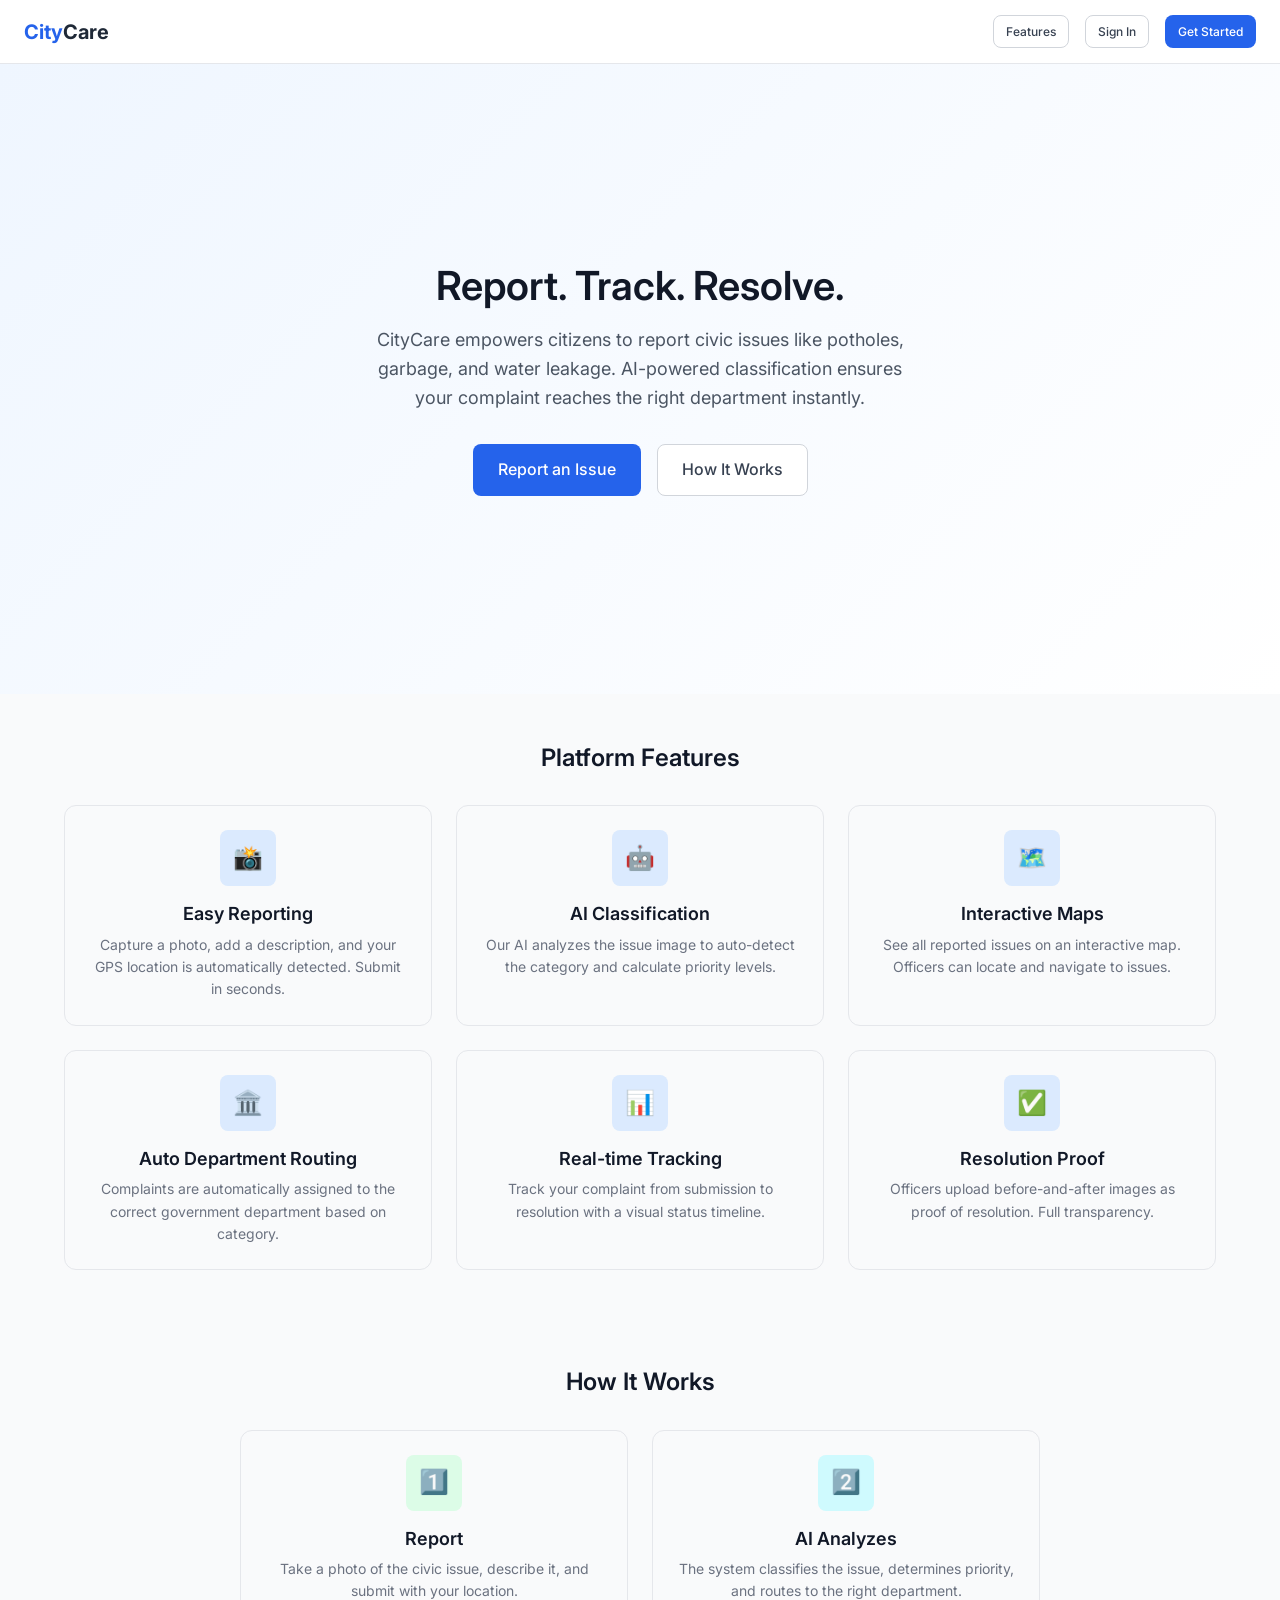
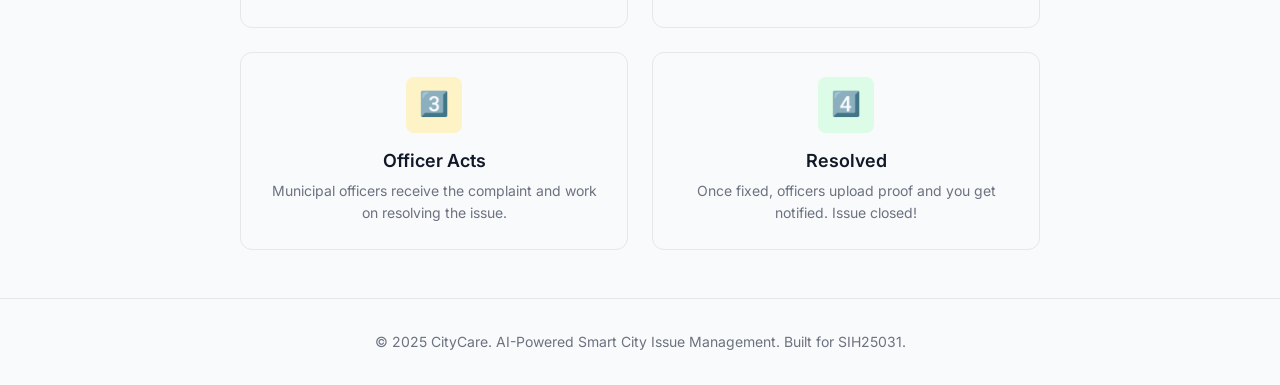
<file: frontend/index.html>
<!DOCTYPE html>
<html lang="en">
<head>
  <meta charset="UTF-8">
  <meta name="viewport" content="width=device-width, initial-scale=1.0">
  <meta name="description" content="CityCare - AI-Powered Smart City Issue Management. Report civic issues, track resolutions, and make your city better.">
  <title>CityCare – AI-Powered Smart City Issue Management</title>
  <link rel="preconnect" href="https://fonts.googleapis.com">
  <link href="https://fonts.googleapis.com/css2?family=Inter:wght@400;500;600;700&display=swap" rel="stylesheet">
  <link rel="stylesheet" href="css/style.css">
  <link rel="stylesheet" href="css/responsive.css">
</head>
<body>
  <!-- Landing Header -->
  <header class="landing-header">
    <div class="logo-text">City<span>Care</span></div>
    <nav class="landing-nav">
      <a href="#features" class="btn btn-outline btn-sm">Features</a>
      <a href="login.html" class="btn btn-outline btn-sm">Sign In</a>
      <a href="register.html" class="btn btn-primary btn-sm">Get Started</a>
    </nav>
  </header>

  <!-- Hero Section -->
  <section class="hero-section">
    <h1>Report. Track. Resolve.</h1>
    <p>
      CityCare empowers citizens to report civic issues like potholes, garbage, and water leakage. 
      AI-powered classification ensures your complaint reaches the right department instantly.
    </p>
    <div class="hero-actions">
      <a href="register.html" class="btn btn-primary btn-lg">Report an Issue</a>
      <a href="#how-it-works" class="btn btn-outline btn-lg">How It Works</a>
    </div>
  </section>

  <!-- Features Section -->
  <section class="features-section" id="features">
    <h2>Platform Features</h2>
    <div class="features-grid">
      <div class="feature-card">
        <div class="feature-icon">📸</div>
        <h3>Easy Reporting</h3>
        <p>Capture a photo, add a description, and your GPS location is automatically detected. Submit in seconds.</p>
      </div>
      <div class="feature-card">
        <div class="feature-icon">🤖</div>
        <h3>AI Classification</h3>
        <p>Our AI analyzes the issue image to auto-detect the category and calculate priority levels.</p>
      </div>
      <div class="feature-card">
        <div class="feature-icon">🗺️</div>
        <h3>Interactive Maps</h3>
        <p>See all reported issues on an interactive map. Officers can locate and navigate to issues.</p>
      </div>
      <div class="feature-card">
        <div class="feature-icon">🏛️</div>
        <h3>Auto Department Routing</h3>
        <p>Complaints are automatically assigned to the correct government department based on category.</p>
      </div>
      <div class="feature-card">
        <div class="feature-icon">📊</div>
        <h3>Real-time Tracking</h3>
        <p>Track your complaint from submission to resolution with a visual status timeline.</p>
      </div>
      <div class="feature-card">
        <div class="feature-icon">✅</div>
        <h3>Resolution Proof</h3>
        <p>Officers upload before-and-after images as proof of resolution. Full transparency.</p>
      </div>
    </div>
  </section>

  <!-- How It Works Section -->
  <section class="features-section" id="how-it-works" style="background: var(--gray-50);">
    <h2>How It Works</h2>
    <div class="features-grid" style="max-width: 800px; margin: 0 auto;">
      <div class="feature-card">
        <div class="feature-icon" style="background: var(--success-light); color: var(--success);">1️⃣</div>
        <h3>Report</h3>
        <p>Take a photo of the civic issue, describe it, and submit with your location.</p>
      </div>
      <div class="feature-card">
        <div class="feature-icon" style="background: var(--info-light); color: var(--info);">2️⃣</div>
        <h3>AI Analyzes</h3>
        <p>The system classifies the issue, determines priority, and routes to the right department.</p>
      </div>
      <div class="feature-card">
        <div class="feature-icon" style="background: var(--warning-light); color: var(--warning);">3️⃣</div>
        <h3>Officer Acts</h3>
        <p>Municipal officers receive the complaint and work on resolving the issue.</p>
      </div>
      <div class="feature-card">
        <div class="feature-icon" style="background: var(--success-light); color: var(--success);">4️⃣</div>
        <h3>Resolved</h3>
        <p>Once fixed, officers upload proof and you get notified. Issue closed!</p>
      </div>
    </div>
  </section>

  <!-- Footer -->
  <footer class="landing-footer">
    <p>&copy; 2025 CityCare. AI-Powered Smart City Issue Management. Built for SIH25031.</p>
  </footer>

  <script src="js/app.js"></script>
  <script>
    // If already logged in, redirect to dashboard
    document.addEventListener('DOMContentLoaded', () => {
      if (App.isLoggedIn()) {
        const user = App.getUser();
        if (user) {
          switch (user.role) {
            case 'ADMIN': window.location.href = 'admin-dashboard.html'; break;
            case 'OFFICER': window.location.href = 'officer-dashboard.html'; break;
            default: window.location.href = 'citizen-dashboard.html'; break;
          }
        }
      }
    });
  </script>
</body>
</html>
</file>
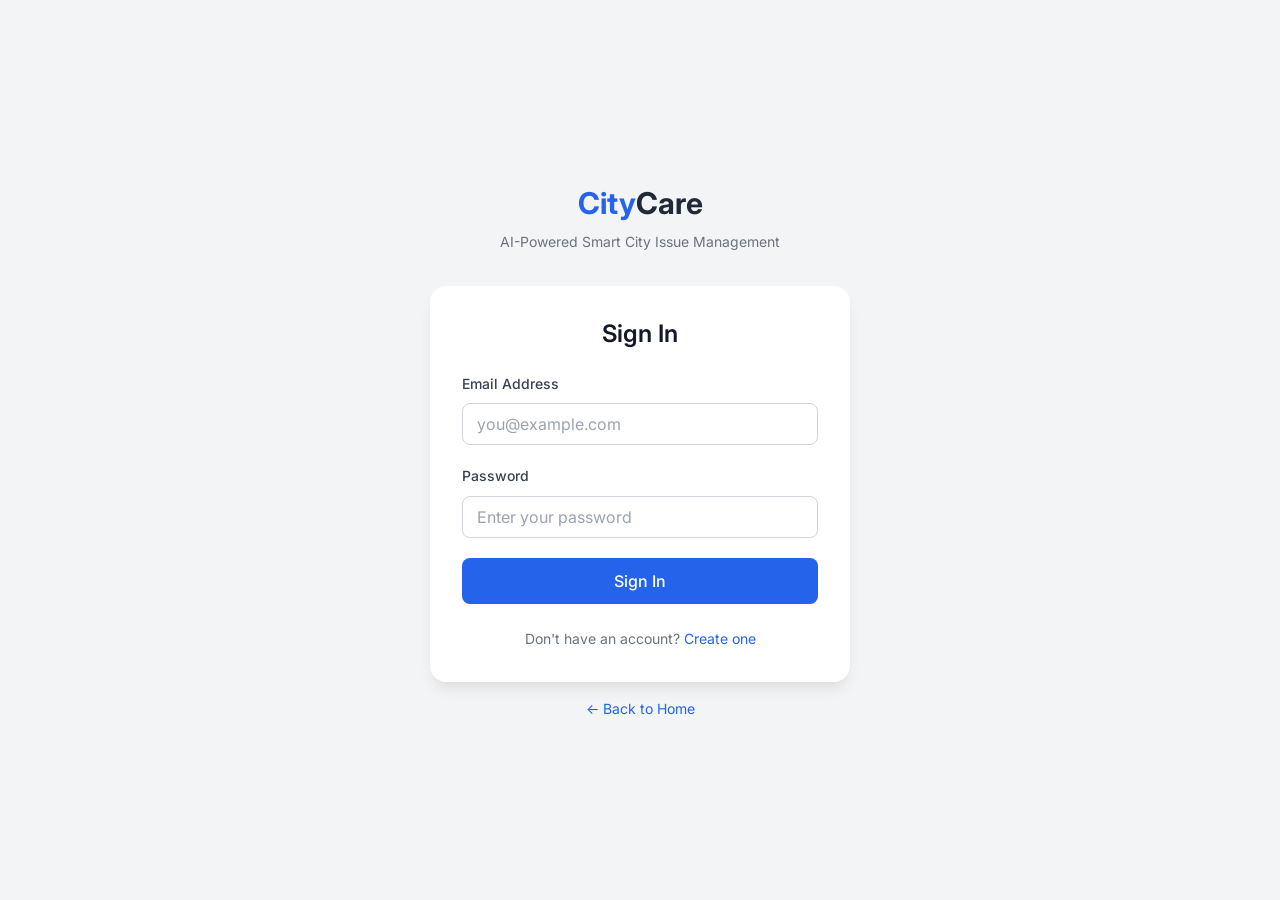
<file: frontend/citizen-dashboard.html>
<!DOCTYPE html>
<html lang="en">
<head>
  <meta charset="UTF-8">
  <meta name="viewport" content="width=device-width, initial-scale=1.0">
  <title>Dashboard – CityCare</title>
  <link rel="preconnect" href="https://fonts.googleapis.com">
  <link href="https://fonts.googleapis.com/css2?family=Inter:wght@400;500;600;700&display=swap" rel="stylesheet">
  <link rel="stylesheet" href="css/style.css">
  <link rel="stylesheet" href="css/dashboard.css">
  <link rel="stylesheet" href="css/responsive.css">
</head>
<body>
  <div class="app-layout">
    <!-- Sidebar -->
    <aside class="sidebar">
      <div class="sidebar-header">
        <div class="logo-text">City<span>Care</span></div>
      </div>
      <nav class="sidebar-nav">
        <a href="citizen-dashboard.html"><span class="nav-icon">📊</span> Dashboard</a>
        <a href="report-issue.html"><span class="nav-icon">📝</span> Report Issue</a>
        <a href="complaints.html"><span class="nav-icon">📋</span> My Complaints</a>
        <a href="notifications.html"><span class="nav-icon">🔔</span> Notifications</a>
        <a href="profile.html"><span class="nav-icon">👤</span> Profile</a>
        <a href="#" data-action="logout"><span class="nav-icon">🚪</span> Logout</a>
      </nav>
      <div class="sidebar-footer">
        <div class="sidebar-user">
          <div class="user-avatar">U</div>
          <div class="user-info">
            <div class="user-name">User</div>
            <div class="user-role">Citizen</div>
          </div>
        </div>
      </div>
    </aside>
    <div class="sidebar-overlay"></div>

    <!-- Main Content -->
    <main class="main-content">
      <header class="top-header">
        <button class="hamburger-btn" id="hamburger-btn">☰</button>
        <h1 class="page-title">Dashboard</h1>
        <div class="top-header-actions">
          <a href="report-issue.html" class="btn btn-primary btn-sm">+ Report Issue</a>
        </div>
      </header>

      <div class="page-content">
        <!-- Stats -->
        <div class="stats-grid" id="citizen-stats">
          <!-- Loaded dynamically -->
          <div class="loading-state" style="grid-column: 1/-1;">
            <div class="spinner lg"></div>
            <p>Loading dashboard...</p>
          </div>
        </div>

        <!-- Recent Complaints -->
        <div class="card">
          <div class="card-header">
            <h3>Recent Complaints</h3>
            <a href="complaints.html" class="btn btn-outline btn-sm">View All</a>
          </div>
          <div id="recent-complaints">
            <div class="loading-state">
              <div class="spinner"></div>
            </div>
          </div>
        </div>
      </div>
    </main>
  </div>

  <div id="toast-container" class="toast-container"></div>

  <script src="js/app.js"></script>
  <script src="js/complaints.js"></script>
  <script src="js/dashboard.js"></script>
  <script>
    document.addEventListener('DOMContentLoaded', () => {
      if (!App.requireAuth(['CITIZEN'])) return;
      Dashboard.loadCitizenDashboard();
    });
  </script>
</body>
</html>
</file>
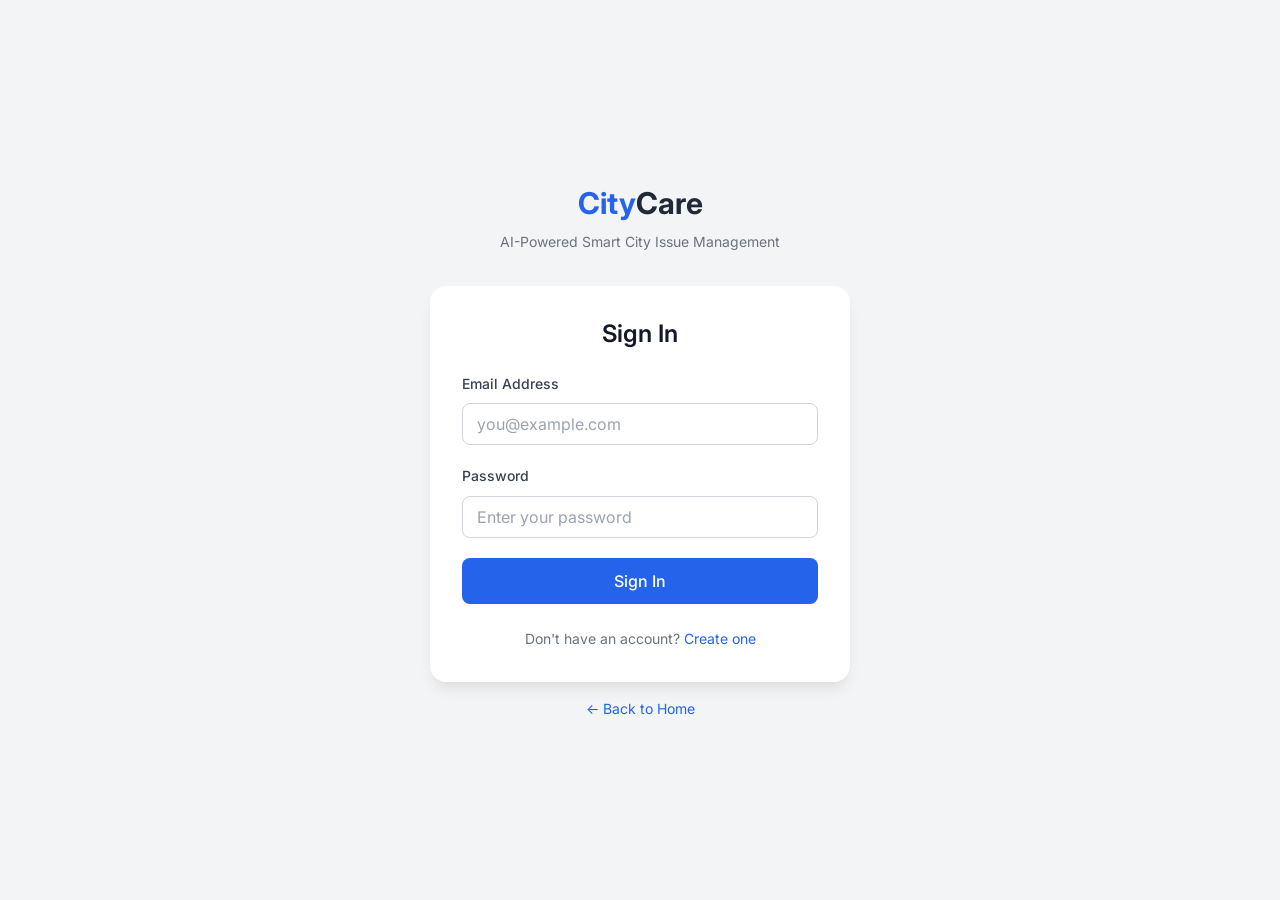
<file: frontend/complaints.html>
<!DOCTYPE html>
<html lang="en">
<head>
  <meta charset="UTF-8">
  <meta name="viewport" content="width=device-width, initial-scale=1.0">
  <title>My Complaints – CityCare</title>
  <link rel="preconnect" href="https://fonts.googleapis.com">
  <link href="https://fonts.googleapis.com/css2?family=Inter:wght@400;500;600;700&display=swap" rel="stylesheet">
  <link rel="stylesheet" href="css/style.css">
  <link rel="stylesheet" href="css/dashboard.css">
  <link rel="stylesheet" href="css/responsive.css">
</head>
<body>
  <div class="app-layout">
    <!-- Sidebar -->
    <aside class="sidebar">
      <div class="sidebar-header">
        <div class="logo-text">City<span>Care</span></div>
      </div>
      <nav class="sidebar-nav">
        <a href="citizen-dashboard.html"><span class="nav-icon">📊</span> Dashboard</a>
        <a href="report-issue.html"><span class="nav-icon">📝</span> Report Issue</a>
        <a href="complaints.html" class="active"><span class="nav-icon">📋</span> My Complaints</a>
        <a href="notifications.html"><span class="nav-icon">🔔</span> Notifications</a>
        <a href="profile.html"><span class="nav-icon">👤</span> Profile</a>
        <a href="#" data-action="logout"><span class="nav-icon">🚪</span> Logout</a>
      </nav>
      <div class="sidebar-footer">
        <div class="sidebar-user">
          <div class="user-avatar">U</div>
          <div class="user-info">
            <div class="user-name">User</div>
            <div class="user-role">Citizen</div>
          </div>
        </div>
      </div>
    </aside>
    <div class="sidebar-overlay"></div>

    <!-- Main Content -->
    <main class="main-content">
      <header class="top-header">
        <button class="hamburger-btn" id="hamburger-btn">☰</button>
        <h1 class="page-title">My Complaints</h1>
        <div class="top-header-actions">
          <a href="report-issue.html" class="btn btn-primary btn-sm">+ Report Issue</a>
        </div>
      </header>

      <div class="page-content">
        <!-- Filters Bar -->
        <form id="filter-form" class="filters-bar" onsubmit="return false;">
          <input type="text" class="form-control search-input" placeholder="Search by description or ID..." data-filter="search">
          
          <select class="form-control" data-filter="status">
            <option value="">All Statuses</option>
            <option value="PENDING">Pending</option>
            <option value="ASSIGNED">Assigned</option>
            <option value="IN_PROGRESS">In Progress</option>
            <option value="RESOLVED">Resolved</option>
            <option value="CLOSED">Closed</option>
          </select>

          <select class="form-control" data-filter="category">
            <option value="">All Categories</option>
            <option value="POTHOLE">Pothole</option>
            <option value="GARBAGE">Garbage</option>
            <option value="WATER_LEAKAGE">Water Leakage</option>
            <option value="BROKEN_STREETLIGHT">Broken Streetlight</option>
            <option value="OPEN_DRAIN">Open Drain / Manhole</option>
            <option value="ROAD_DAMAGE">Road Damage</option>
            <option value="OTHER">Other</option>
          </select>

          <select class="form-control" data-filter="priority">
            <option value="">All Priorities</option>
            <option value="CRITICAL">Critical</option>
            <option value="HIGH">High</option>
            <option value="MEDIUM">Medium</option>
            <option value="LOW">Low</option>
          </select>

          <button type="button" class="btn btn-outline btn-sm" data-action="reset-filters">Reset</button>
        </form>

        <!-- Complaints List Container -->
        <div class="card">
          <div class="card-header">
            <h3>Submitted Complaints</h3>
          </div>
          <div id="complaints-list">
            <div class="loading-state">
              <div class="spinner lg"></div>
              <p>Loading complaints...</p>
            </div>
          </div>
        </div>
      </div>
    </main>
  </div>

  <div id="toast-container" class="toast-container"></div>

  <script src="js/app.js"></script>
  <script src="js/complaints.js"></script>
  <script src="js/dashboard.js"></script>
  <script>
    document.addEventListener('DOMContentLoaded', () => {
      if (!App.requireAuth(['CITIZEN'])) return;

      // Initial load
      Dashboard.loadComplaintsList();

      // Initialize filter behavior
      Dashboard.initFilters((filters) => {
        Dashboard.loadComplaintsList(filters);
      });
    });
  </script>
</body>
</html>
</file>
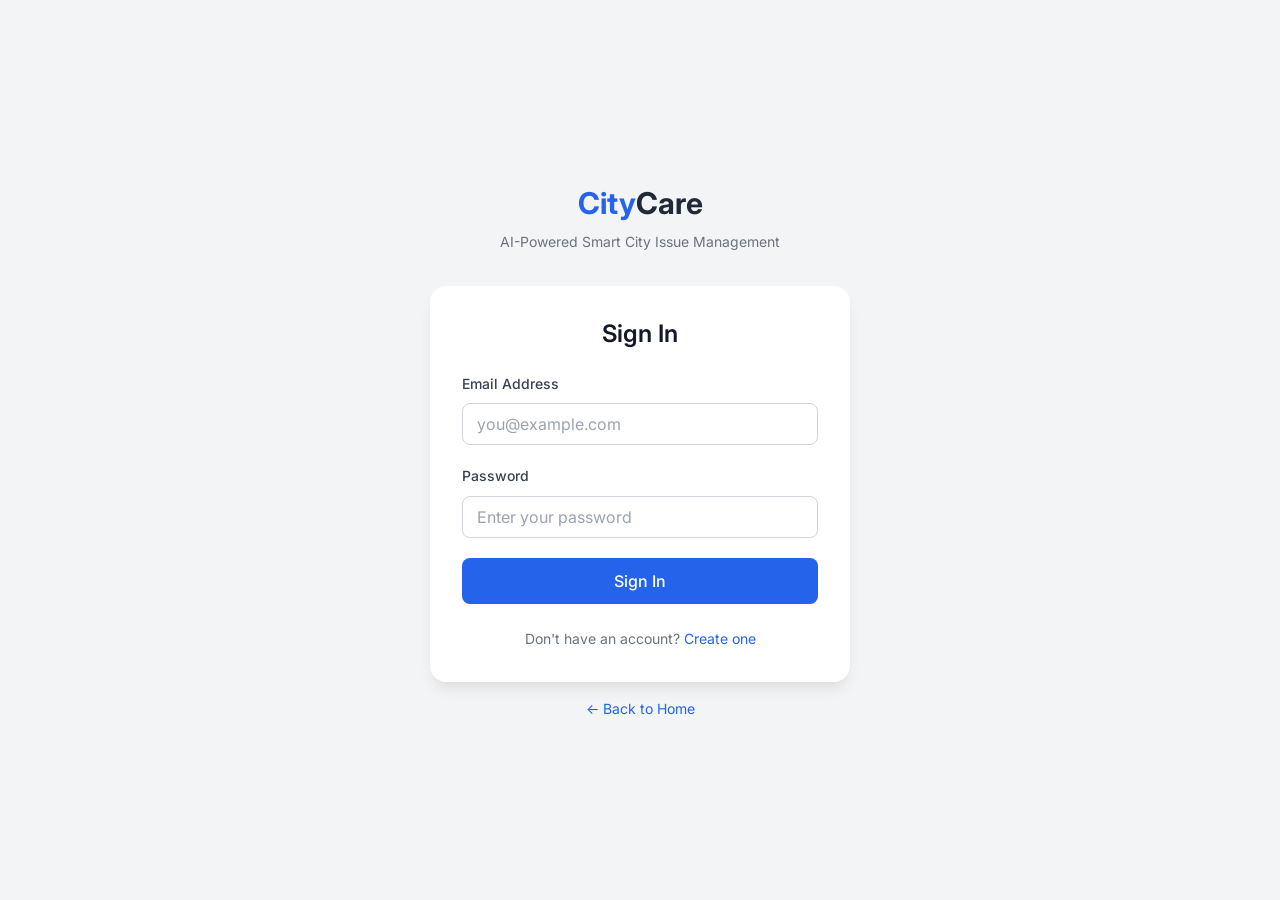
<file: frontend/login.html>
<!DOCTYPE html>
<html lang="en">
<head>
  <meta charset="UTF-8">
  <meta name="viewport" content="width=device-width, initial-scale=1.0">
  <meta name="description" content="Sign in to CityCare - AI-Powered Smart City Issue Management">
  <title>Sign In – CityCare</title>
  <link rel="preconnect" href="https://fonts.googleapis.com">
  <link href="https://fonts.googleapis.com/css2?family=Inter:wght@400;500;600;700&display=swap" rel="stylesheet">
  <link rel="stylesheet" href="css/style.css">
  <link rel="stylesheet" href="css/responsive.css">
</head>
<body>
  <div class="auth-page">
    <div class="auth-container">
      <div class="auth-logo">
        <div class="logo-text">City<span>Care</span></div>
        <div class="tagline">AI-Powered Smart City Issue Management</div>
      </div>

      <div class="auth-card">
        <h2>Sign In</h2>

        <form id="login-form" novalidate>
          <div class="form-group">
            <label class="form-label" for="email">Email Address</label>
            <input type="email" id="email" class="form-control" placeholder="you@example.com" autocomplete="email" required>
            <div class="form-error" id="email-error"></div>
          </div>

          <div class="form-group">
            <label class="form-label" for="password">Password</label>
            <input type="password" id="password" class="form-control" placeholder="Enter your password" autocomplete="current-password" required>
            <div class="form-error" id="password-error"></div>
          </div>

          <button type="submit" class="btn btn-primary btn-block btn-lg">Sign In</button>
        </form>

        <div class="auth-footer">
          Don't have an account? <a href="register.html">Create one</a>
        </div>
      </div>

      <div class="auth-footer" style="margin-top: var(--space-4);">
        <a href="index.html">← Back to Home</a>
      </div>
    </div>
  </div>

  <div id="toast-container" class="toast-container"></div>

  <script src="js/app.js"></script>
  <script src="js/auth.js"></script>
</body>
</html>
</file>
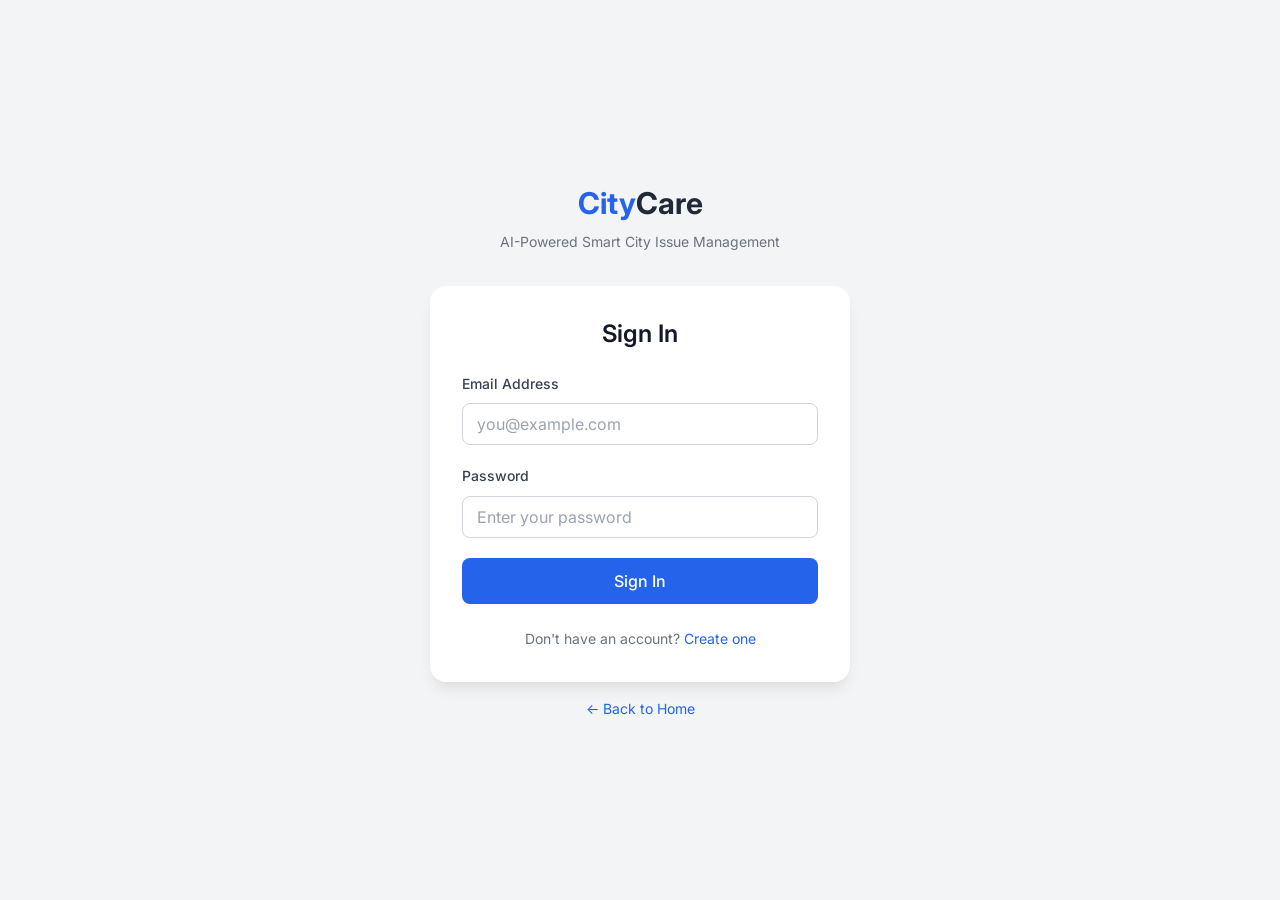
<file: frontend/notifications.html>
<!DOCTYPE html>
<html lang="en">
<head>
  <meta charset="UTF-8">
  <meta name="viewport" content="width=device-width, initial-scale=1.0">
  <title>Notifications – CityCare</title>
  <link rel="preconnect" href="https://fonts.googleapis.com">
  <link href="https://fonts.googleapis.com/css2?family=Inter:wght@400;500;600;700&display=swap" rel="stylesheet">
  <link rel="stylesheet" href="css/style.css">
  <link rel="stylesheet" href="css/dashboard.css">
  <link rel="stylesheet" href="css/responsive.css">
</head>
<body>
  <div class="app-layout">
    <!-- Sidebar -->
    <aside class="sidebar">
      <div class="sidebar-header">
        <div class="logo-text">City<span>Care</span></div>
      </div>
      <nav class="sidebar-nav">
        <a href="citizen-dashboard.html" id="nav-dashboard"><span class="nav-icon">📊</span> Dashboard</a>
        <a href="report-issue.html" id="nav-report"><span class="nav-icon">📝</span> Report Issue</a>
        <a href="complaints.html" id="nav-complaints"><span class="nav-icon">📋</span> My Complaints</a>
        <a href="notifications.html" class="active"><span class="nav-icon">🔔</span> Notifications</a>
        <a href="profile.html"><span class="nav-icon">👤</span> Profile</a>
        <a href="#" data-action="logout"><span class="nav-icon">🚪</span> Logout</a>
      </nav>
      <div class="sidebar-footer">
        <div class="sidebar-user">
          <div class="user-avatar">U</div>
          <div class="user-info">
            <div class="user-name">User</div>
            <div class="user-role">Citizen</div>
          </div>
        </div>
      </div>
    </aside>
    <div class="sidebar-overlay"></div>

    <!-- Main Content -->
    <main class="main-content">
      <header class="top-header">
        <button class="hamburger-btn" id="hamburger-btn">☰</button>
        <h1 class="page-title">Notifications</h1>
        <div class="top-header-actions">
          <button class="btn btn-outline btn-sm" onclick="Dashboard.loadNotifications()">↻ Refresh</button>
        </div>
      </header>

      <div class="page-content">
        <div class="card">
          <div class="card-header">
            <h3>Recent Updates</h3>
            <span class="text-xs text-muted">Click a notification to mark as read</span>
          </div>
          <div id="notifications-list">
            <div class="loading-state">
              <div class="spinner lg"></div>
              <p>Fetching notifications...</p>
            </div>
          </div>
        </div>
      </div>
    </main>
  </div>

  <div id="toast-container" class="toast-container"></div>

  <script src="js/app.js"></script>
  <script src="js/complaints.js"></script>
  <script src="js/dashboard.js"></script>
  <script>
    document.addEventListener('DOMContentLoaded', () => {
      if (!App.requireAuth()) return;

      const user = App.getUser();
      // Adjust dashboard link according to role
      if (user && user.role === 'OFFICER') {
        const d = document.getElementById('nav-dashboard');
        if (d) d.href = 'officer-dashboard.html';
        const r = document.getElementById('nav-report');
        if (r) r.style.display = 'none';
        const c = document.getElementById('nav-complaints');
        if (c) c.style.display = 'none';
      } else if (user && user.role === 'ADMIN') {
        const d = document.getElementById('nav-dashboard');
        if (d) d.href = 'admin-dashboard.html';
        const r = document.getElementById('nav-report');
        if (r) r.style.display = 'none';
        const c = document.getElementById('nav-complaints');
        if (c) c.style.display = 'none';
      }

      Dashboard.loadNotifications();
    });
  </script>
</body>
</html>
</file>
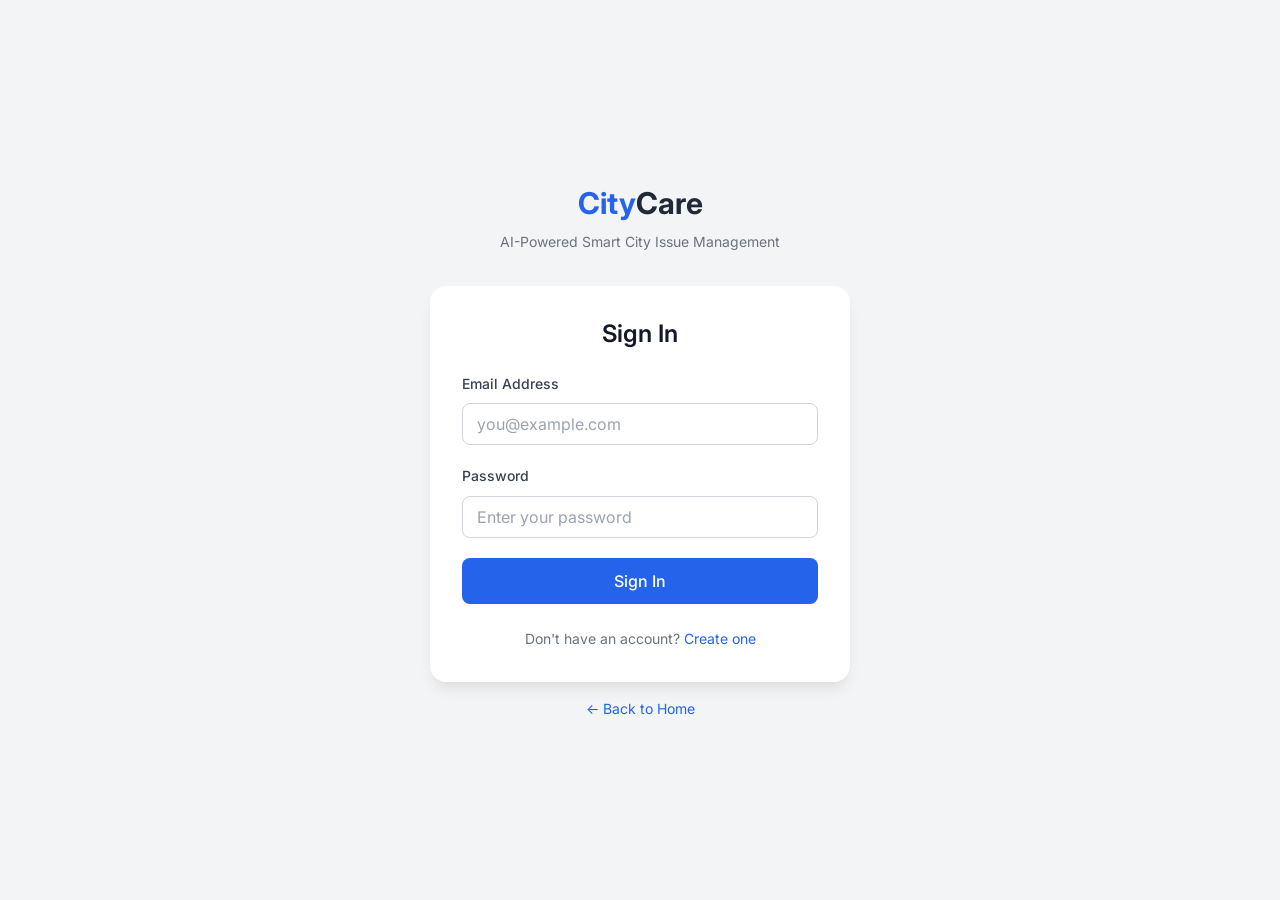
<file: frontend/profile.html>
<!DOCTYPE html>
<html lang="en">
<head>
  <meta charset="UTF-8">
  <meta name="viewport" content="width=device-width, initial-scale=1.0">
  <title>User Profile – CityCare</title>
  <link rel="preconnect" href="https://fonts.googleapis.com">
  <link href="https://fonts.googleapis.com/css2?family=Inter:wght@400;500;600;700&display=swap" rel="stylesheet">
  <link rel="stylesheet" href="css/style.css">
  <link rel="stylesheet" href="css/dashboard.css">
  <link rel="stylesheet" href="css/responsive.css">
</head>
<body>
  <div class="app-layout">
    <!-- Sidebar -->
    <aside class="sidebar">
      <div class="sidebar-header">
        <div class="logo-text">City<span>Care</span></div>
      </div>
      <nav class="sidebar-nav">
        <a href="citizen-dashboard.html" id="nav-dashboard"><span class="nav-icon">📊</span> Dashboard</a>
        <a href="report-issue.html" id="nav-report"><span class="nav-icon">📝</span> Report Issue</a>
        <a href="complaints.html" id="nav-complaints"><span class="nav-icon">📋</span> My Complaints</a>
        <a href="notifications.html" id="nav-notif"><span class="nav-icon">🔔</span> Notifications</a>
        <a href="profile.html" class="active"><span class="nav-icon">👤</span> Profile</a>
        <a href="#" data-action="logout"><span class="nav-icon">🚪</span> Logout</a>
      </nav>
      <div class="sidebar-footer">
        <div class="sidebar-user">
          <div class="user-avatar" id="footer-avatar">U</div>
          <div class="user-info">
            <div class="user-name" id="footer-name">User</div>
            <div class="user-role" id="footer-role">Citizen</div>
          </div>
        </div>
      </div>
    </aside>
    <div class="sidebar-overlay"></div>

    <!-- Main Content -->
    <main class="main-content">
      <header class="top-header">
        <button class="hamburger-btn" id="hamburger-btn">☰</button>
        <h1 class="page-title">Account Profile</h1>
        <div class="top-header-actions">
          <button class="btn btn-danger btn-sm" data-action="logout">Sign Out</button>
        </div>
      </header>

      <div class="page-content" style="max-width: 800px;">
        <!-- Profile Header Card -->
        <div class="card mb-6">
          <div class="card-body">
            <div class="profile-header">
              <div class="profile-avatar" id="profile-avatar-circle">U</div>
              <div>
                <h2 id="profile-name" style="margin-bottom: var(--space-1);">Loading Name...</h2>
                <div class="flex items-center gap-2" style="margin-top: var(--space-2);">
                  <span class="badge" id="profile-role-badge" style="background: var(--primary-light); color: var(--primary);">Citizen</span>
                  <span class="text-small text-muted" id="profile-email">email@example.com</span>
                </div>
              </div>
            </div>

            <!-- Profile Info Form -->
            <form id="profile-form" onsubmit="return false;">
              <div class="grid-2">
                <div class="form-group">
                  <label class="form-label" for="p-name">Full Name</label>
                  <input type="text" id="p-name" class="form-control" readonly>
                </div>

                <div class="form-group">
                  <label class="form-label" for="p-email">Email Address</label>
                  <input type="email" id="p-email" class="form-control" readonly>
                </div>
              </div>

              <div class="grid-2">
                <div class="form-group">
                  <label class="form-label" for="p-phone">Phone Number</label>
                  <input type="tel" id="p-phone" class="form-control" readonly>
                </div>

                <div class="form-group">
                  <label class="form-label" for="p-role">Account Privilege</label>
                  <input type="text" id="p-role" class="form-control" readonly>
                </div>
              </div>

              <div style="margin-top: var(--space-4); padding-top: var(--space-4); border-top: 1px solid var(--gray-200); display: flex; justify-content: space-between; align-items: center;">
                <span class="text-xs text-muted">To modify registered account details or permissions, please contact your municipal administrator.</span>
                <button type="button" class="btn btn-outline" id="btn-back-dashboard">← Back to Console</button>
              </div>
            </form>
          </div>
        </div>

        <!-- System Information Card -->
        <div class="card">
          <div class="card-header">
            <h3>Platform Information</h3>
          </div>
          <div class="card-body">
            <dl class="detail-grid">
              <dt>System</dt>
              <dd>CityCare – AI-Powered Smart City Issue Management</dd>
              <dt>Problem Code</dt>
              <dd>SIH25031: Crowdsourced Civic Issue Reporting & Resolution</dd>
              <dt>Status</dt>
              <dd><span class="badge badge-resolved">System Operational</span></dd>
              <dt>Version</dt>
              <dd>1.0.0 (Local Build)</dd>
            </dl>
          </div>
        </div>

      </div>
    </main>
  </div>

  <div id="toast-container" class="toast-container"></div>

  <script src="js/app.js"></script>
  <script>
    document.addEventListener('DOMContentLoaded', () => {
      if (!App.requireAuth()) return;

      const user = App.getUser() || {};

      // Fill user data
      document.getElementById('profile-name').textContent = user.name || 'User Profile';
      document.getElementById('profile-email').textContent = user.email || '—';
      document.getElementById('profile-avatar-circle').textContent = (user.name || 'U').charAt(0).toUpperCase();

      document.getElementById('p-name').value = user.name || '';
      document.getElementById('p-email').value = user.email || '';
      document.getElementById('p-phone').value = user.phone || '9876543210';
      document.getElementById('p-role').value = user.role || 'CITIZEN';

      const roleBadge = document.getElementById('profile-role-badge');
      if (roleBadge) {
        roleBadge.textContent = user.role || 'CITIZEN';
        if (user.role === 'OFFICER') {
          roleBadge.style.background = 'var(--info-light)';
          roleBadge.style.color = 'var(--info)';
        } else if (user.role === 'ADMIN') {
          roleBadge.style.background = 'var(--danger-light)';
          roleBadge.style.color = 'var(--danger)';
        }
      }

      // Configure back to dashboard button
      let targetDashboard = 'citizen-dashboard.html';
      if (user.role === 'OFFICER') targetDashboard = 'officer-dashboard.html';
      if (user.role === 'ADMIN') targetDashboard = 'admin-dashboard.html';

      document.getElementById('btn-back-dashboard').addEventListener('click', () => {
        window.location.href = targetDashboard;
      });

      // Adjust navigation based on role
      const navDash = document.getElementById('nav-dashboard');
      if (navDash) navDash.href = targetDashboard;

      if (user.role === 'OFFICER') {
        const r = document.getElementById('nav-report');
        if (r) r.style.display = 'none';
        const c = document.getElementById('nav-complaints');
        if (c) c.style.display = 'none';
      } else if (user.role === 'ADMIN') {
        const r = document.getElementById('nav-report');
        if (r) r.style.display = 'none';
        const c = document.getElementById('nav-complaints');
        if (c) c.style.display = 'none';
        const n = document.getElementById('nav-notif');
        if (n) n.style.display = 'none';
      }
    });
  </script>
</body>
</html>
</file>
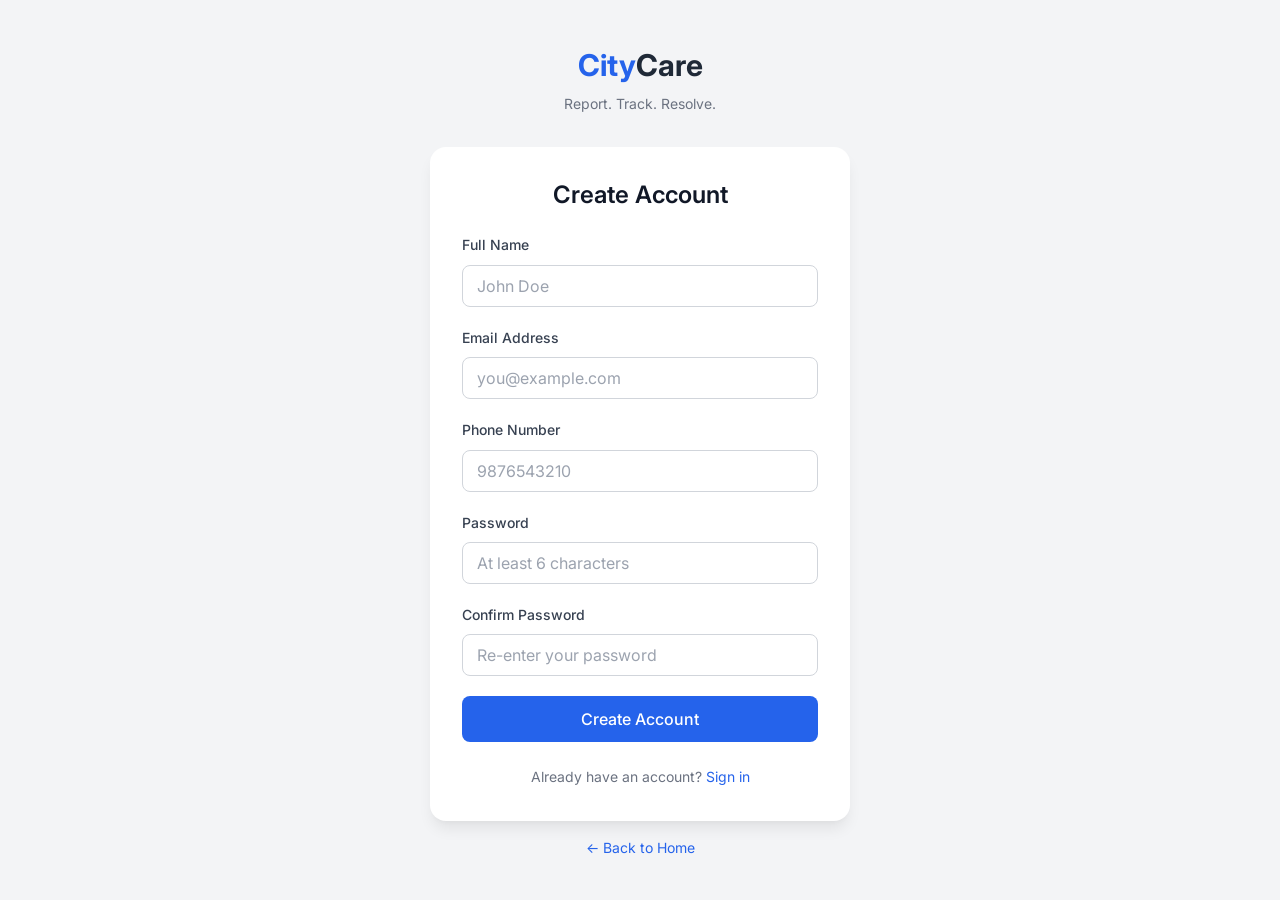
<file: frontend/register.html>
<!DOCTYPE html>
<html lang="en">
<head>
  <meta charset="UTF-8">
  <meta name="viewport" content="width=device-width, initial-scale=1.0">
  <meta name="description" content="Create your CityCare account to report civic issues">
  <title>Create Account – CityCare</title>
  <link rel="preconnect" href="https://fonts.googleapis.com">
  <link href="https://fonts.googleapis.com/css2?family=Inter:wght@400;500;600;700&display=swap" rel="stylesheet">
  <link rel="stylesheet" href="css/style.css">
  <link rel="stylesheet" href="css/responsive.css">
</head>
<body>
  <div class="auth-page">
    <div class="auth-container">
      <div class="auth-logo">
        <div class="logo-text">City<span>Care</span></div>
        <div class="tagline">Report. Track. Resolve.</div>
      </div>

      <div class="auth-card">
        <h2>Create Account</h2>

        <form id="register-form" novalidate>
          <div class="form-group">
            <label class="form-label" for="name">Full Name</label>
            <input type="text" id="name" class="form-control" placeholder="John Doe" autocomplete="name" required>
            <div class="form-error" id="name-error"></div>
          </div>

          <div class="form-group">
            <label class="form-label" for="email">Email Address</label>
            <input type="email" id="email" class="form-control" placeholder="you@example.com" autocomplete="email" required>
            <div class="form-error" id="email-error"></div>
          </div>

          <div class="form-group">
            <label class="form-label" for="phone">Phone Number</label>
            <input type="tel" id="phone" class="form-control" placeholder="9876543210" autocomplete="tel" required>
            <div class="form-error" id="phone-error"></div>
          </div>

          <div class="form-group">
            <label class="form-label" for="password">Password</label>
            <input type="password" id="password" class="form-control" placeholder="At least 6 characters" autocomplete="new-password" required>
            <div class="form-error" id="password-error"></div>
          </div>

          <div class="form-group">
            <label class="form-label" for="confirm-password">Confirm Password</label>
            <input type="password" id="confirm-password" class="form-control" placeholder="Re-enter your password" autocomplete="new-password" required>
            <div class="form-error" id="confirm-password-error"></div>
          </div>

          <button type="submit" class="btn btn-primary btn-block btn-lg">Create Account</button>
        </form>

        <div class="auth-footer">
          Already have an account? <a href="login.html">Sign in</a>
        </div>
      </div>

      <div class="auth-footer" style="margin-top: var(--space-4);">
        <a href="index.html">← Back to Home</a>
      </div>
    </div>
  </div>

  <div id="toast-container" class="toast-container"></div>

  <script src="js/app.js"></script>
  <script src="js/auth.js"></script>
</body>
</html>
</file>
<file: frontend/css/style.css>
/* ============================================
   CityCare - Core Design System
   AI-Powered Smart City Issue Management
   ============================================ */

/* --- CSS Custom Properties (Design Tokens) --- */
:root {
  /* Primary Colors */
  --primary: #2563eb;
  --primary-dark: #1d4ed8;
  --primary-light: #dbeafe;
  --primary-50: #eff6ff;

  /* Semantic Colors */
  --success: #16a34a;
  --success-light: #dcfce7;
  --warning: #d97706;
  --warning-light: #fef3c7;
  --danger: #dc2626;
  --danger-light: #fee2e2;
  --info: #0891b2;
  --info-light: #cffafe;

  /* Neutrals */
  --white: #ffffff;
  --gray-50: #f9fafb;
  --gray-100: #f3f4f6;
  --gray-200: #e5e7eb;
  --gray-300: #d1d5db;
  --gray-400: #9ca3af;
  --gray-500: #6b7280;
  --gray-600: #4b5563;
  --gray-700: #374151;
  --gray-800: #1f2937;
  --gray-900: #111827;

  /* Typography */
  --font-family: 'Inter', -apple-system, BlinkMacSystemFont, 'Segoe UI', Roboto, sans-serif;
  --font-size-xs: 0.75rem;
  --font-size-sm: 0.875rem;
  --font-size-base: 1rem;
  --font-size-lg: 1.125rem;
  --font-size-xl: 1.25rem;
  --font-size-2xl: 1.5rem;
  --font-size-3xl: 1.875rem;

  /* Spacing */
  --space-1: 0.25rem;
  --space-2: 0.5rem;
  --space-3: 0.75rem;
  --space-4: 1rem;
  --space-5: 1.25rem;
  --space-6: 1.5rem;
  --space-8: 2rem;
  --space-10: 2.5rem;
  --space-12: 3rem;

  /* Borders & Shadows */
  --radius-sm: 0.375rem;
  --radius-md: 0.5rem;
  --radius-lg: 0.75rem;
  --radius-xl: 1rem;
  --shadow-sm: 0 1px 2px rgba(0, 0, 0, 0.05);
  --shadow-md: 0 4px 6px -1px rgba(0, 0, 0, 0.07), 0 2px 4px -2px rgba(0, 0, 0, 0.05);
  --shadow-lg: 0 10px 15px -3px rgba(0, 0, 0, 0.08), 0 4px 6px -4px rgba(0, 0, 0, 0.04);

  /* Layout */
  --sidebar-width: 260px;
  --header-height: 64px;
  --max-content-width: 1200px;
}

/* --- Reset & Base --- */
*,
*::before,
*::after {
  box-sizing: border-box;
  margin: 0;
  padding: 0;
}

html {
  font-size: 16px;
  scroll-behavior: smooth;
}

body {
  font-family: var(--font-family);
  font-size: var(--font-size-base);
  color: var(--gray-800);
  background-color: var(--gray-50);
  line-height: 1.6;
  -webkit-font-smoothing: antialiased;
}

a {
  color: var(--primary);
  text-decoration: none;
}

a:hover {
  text-decoration: underline;
}

img {
  max-width: 100%;
  height: auto;
}

ul, ol {
  list-style: none;
}

button {
  cursor: pointer;
  font-family: inherit;
}

input, textarea, select {
  font-family: inherit;
  font-size: inherit;
}

/* --- Typography --- */
h1, h2, h3, h4, h5, h6 {
  color: var(--gray-900);
  line-height: 1.3;
  font-weight: 600;
}

h1 { font-size: var(--font-size-3xl); }
h2 { font-size: var(--font-size-2xl); }
h3 { font-size: var(--font-size-xl); }
h4 { font-size: var(--font-size-lg); }

.text-muted { color: var(--gray-500); }
.text-small { font-size: var(--font-size-sm); }
.text-xs { font-size: var(--font-size-xs); }
.text-center { text-align: center; }

/* --- Buttons --- */
.btn {
  display: inline-flex;
  align-items: center;
  justify-content: center;
  gap: var(--space-2);
  padding: 0.625rem 1.25rem;
  font-size: var(--font-size-sm);
  font-weight: 500;
  border: 1px solid transparent;
  border-radius: var(--radius-md);
  transition: background-color 0.15s ease, box-shadow 0.15s ease;
  white-space: nowrap;
}

.btn:hover {
  text-decoration: none;
}

.btn-primary {
  background-color: var(--primary);
  color: var(--white);
}
.btn-primary:hover {
  background-color: var(--primary-dark);
}

.btn-success {
  background-color: var(--success);
  color: var(--white);
}
.btn-success:hover {
  background-color: #15803d;
}

.btn-danger {
  background-color: var(--danger);
  color: var(--white);
}
.btn-danger:hover {
  background-color: #b91c1c;
}

.btn-outline {
  background-color: var(--white);
  color: var(--gray-700);
  border-color: var(--gray-300);
}
.btn-outline:hover {
  background-color: var(--gray-50);
  border-color: var(--gray-400);
}

.btn-sm {
  padding: 0.375rem 0.75rem;
  font-size: var(--font-size-xs);
}

.btn-lg {
  padding: 0.75rem 1.5rem;
  font-size: var(--font-size-base);
}

.btn-block {
  width: 100%;
}

.btn:disabled {
  opacity: 0.5;
  cursor: not-allowed;
}

/* --- Forms --- */
.form-group {
  margin-bottom: var(--space-5);
}

.form-label {
  display: block;
  margin-bottom: var(--space-2);
  font-size: var(--font-size-sm);
  font-weight: 500;
  color: var(--gray-700);
}

.form-control {
  width: 100%;
  padding: 0.625rem 0.875rem;
  font-size: var(--font-size-base);
  color: var(--gray-800);
  background-color: var(--white);
  border: 1px solid var(--gray-300);
  border-radius: var(--radius-md);
  transition: border-color 0.15s ease, box-shadow 0.15s ease;
}

.form-control:focus {
  outline: none;
  border-color: var(--primary);
  box-shadow: 0 0 0 3px rgba(37, 99, 235, 0.15);
}

.form-control::placeholder {
  color: var(--gray-400);
}

.form-control.error {
  border-color: var(--danger);
}

textarea.form-control {
  min-height: 100px;
  resize: vertical;
}

select.form-control {
  appearance: none;
  background-image: url("data:image/svg+xml,%3Csvg xmlns='http://www.w3.org/2000/svg' width='16' height='16' fill='%236b7280' viewBox='0 0 16 16'%3E%3Cpath d='M4.646 5.646a.5.5 0 0 1 .708 0L8 8.293l2.646-2.647a.5.5 0 0 1 .708.708l-3 3a.5.5 0 0 1-.708 0l-3-3a.5.5 0 0 1 0-.708z'/%3E%3C/svg%3E");
  background-repeat: no-repeat;
  background-position: right 0.75rem center;
  padding-right: 2.5rem;
}

.form-error {
  display: none;
  margin-top: var(--space-1);
  font-size: var(--font-size-xs);
  color: var(--danger);
}

.form-error.visible {
  display: block;
}

.form-hint {
  margin-top: var(--space-1);
  font-size: var(--font-size-xs);
  color: var(--gray-500);
}

/* --- Cards --- */
.card {
  background: var(--white);
  border: 1px solid var(--gray-200);
  border-radius: var(--radius-lg);
  box-shadow: var(--shadow-sm);
}

.card-header {
  padding: var(--space-5) var(--space-6);
  border-bottom: 1px solid var(--gray-200);
  display: flex;
  align-items: center;
  justify-content: space-between;
}

.card-header h3 {
  font-size: var(--font-size-lg);
}

.card-body {
  padding: var(--space-6);
}

.card-footer {
  padding: var(--space-4) var(--space-6);
  border-top: 1px solid var(--gray-200);
  background-color: var(--gray-50);
  border-radius: 0 0 var(--radius-lg) var(--radius-lg);
}

/* --- Stat Cards --- */
.stat-card {
  background: var(--white);
  border: 1px solid var(--gray-200);
  border-radius: var(--radius-lg);
  padding: var(--space-6);
  box-shadow: var(--shadow-sm);
  display: flex;
  align-items: flex-start;
  gap: var(--space-4);
}

.stat-card .stat-icon {
  width: 48px;
  height: 48px;
  border-radius: var(--radius-md);
  display: flex;
  align-items: center;
  justify-content: center;
  font-size: 1.25rem;
  flex-shrink: 0;
}

.stat-card .stat-icon.blue { background: var(--primary-light); color: var(--primary); }
.stat-card .stat-icon.green { background: var(--success-light); color: var(--success); }
.stat-card .stat-icon.yellow { background: var(--warning-light); color: var(--warning); }
.stat-card .stat-icon.red { background: var(--danger-light); color: var(--danger); }
.stat-card .stat-icon.cyan { background: var(--info-light); color: var(--info); }

.stat-card .stat-info h4 {
  font-size: var(--font-size-sm);
  font-weight: 500;
  color: var(--gray-500);
  margin-bottom: var(--space-1);
}

.stat-card .stat-info .stat-value {
  font-size: var(--font-size-2xl);
  font-weight: 700;
  color: var(--gray-900);
}

/* --- Badges / Tags --- */
.badge {
  display: inline-flex;
  align-items: center;
  padding: 0.125rem 0.5rem;
  font-size: var(--font-size-xs);
  font-weight: 500;
  border-radius: 9999px;
  white-space: nowrap;
}

.badge-pending { background: var(--warning-light); color: var(--warning); }
.badge-assigned { background: var(--info-light); color: var(--info); }
.badge-inprogress { background: var(--primary-light); color: var(--primary); }
.badge-resolved { background: var(--success-light); color: var(--success); }
.badge-closed { background: var(--gray-200); color: var(--gray-600); }

.badge-critical { background: var(--danger-light); color: var(--danger); }
.badge-high { background: #fef2f2; color: #b91c1c; }
.badge-medium { background: var(--warning-light); color: var(--warning); }
.badge-low { background: var(--success-light); color: var(--success); }

/* --- Tables --- */
.table-wrapper {
  overflow-x: auto;
}

.data-table {
  width: 100%;
  border-collapse: collapse;
}

.data-table th,
.data-table td {
  padding: 0.75rem 1rem;
  text-align: left;
  border-bottom: 1px solid var(--gray-200);
  font-size: var(--font-size-sm);
}

.data-table th {
  background-color: var(--gray-50);
  font-weight: 600;
  color: var(--gray-600);
  text-transform: uppercase;
  font-size: var(--font-size-xs);
  letter-spacing: 0.05em;
}

.data-table tbody tr:hover {
  background-color: var(--gray-50);
}

/* --- Auth Pages --- */
.auth-page {
  min-height: 100vh;
  display: flex;
  align-items: center;
  justify-content: center;
  background-color: var(--gray-100);
  padding: var(--space-4);
}

.auth-container {
  width: 100%;
  max-width: 420px;
}

.auth-logo {
  text-align: center;
  margin-bottom: var(--space-8);
}

.auth-logo .logo-text {
  font-size: var(--font-size-3xl);
  font-weight: 700;
  color: var(--primary);
}

.auth-logo .logo-text span {
  color: var(--gray-800);
}

.auth-logo .tagline {
  font-size: var(--font-size-sm);
  color: var(--gray-500);
  margin-top: var(--space-1);
}

.auth-card {
  background: var(--white);
  border-radius: var(--radius-xl);
  box-shadow: var(--shadow-lg);
  padding: var(--space-8);
}

.auth-card h2 {
  margin-bottom: var(--space-6);
  text-align: center;
}

.auth-footer {
  text-align: center;
  margin-top: var(--space-6);
  font-size: var(--font-size-sm);
  color: var(--gray-500);
}

/* --- Layout: Sidebar + Main --- */
.app-layout {
  display: flex;
  min-height: 100vh;
}

.sidebar {
  width: var(--sidebar-width);
  background: var(--white);
  border-right: 1px solid var(--gray-200);
  display: flex;
  flex-direction: column;
  position: fixed;
  top: 0;
  left: 0;
  bottom: 0;
  z-index: 100;
  transition: transform 0.25s ease;
}

.sidebar-header {
  padding: var(--space-5) var(--space-6);
  border-bottom: 1px solid var(--gray-200);
  display: flex;
  align-items: center;
  justify-content: space-between;
}

.sidebar-header .logo-text {
  font-size: var(--font-size-xl);
  font-weight: 700;
  color: var(--primary);
}

.sidebar-header .logo-text span {
  color: var(--gray-800);
}

.sidebar-nav {
  flex: 1;
  padding: var(--space-4) 0;
  overflow-y: auto;
}

.sidebar-nav a {
  display: flex;
  align-items: center;
  gap: var(--space-3);
  padding: 0.625rem var(--space-6);
  color: var(--gray-600);
  font-size: var(--font-size-sm);
  font-weight: 500;
  transition: background-color 0.1s ease, color 0.1s ease;
}

.sidebar-nav a:hover {
  background-color: var(--gray-50);
  color: var(--gray-900);
  text-decoration: none;
}

.sidebar-nav a.active {
  background-color: var(--primary-50);
  color: var(--primary);
  border-right: 3px solid var(--primary);
}

.sidebar-nav a .nav-icon {
  width: 20px;
  text-align: center;
  font-size: 1rem;
}

.sidebar-footer {
  padding: var(--space-4) var(--space-6);
  border-top: 1px solid var(--gray-200);
}

.sidebar-user {
  display: flex;
  align-items: center;
  gap: var(--space-3);
}

.sidebar-user .user-avatar {
  width: 36px;
  height: 36px;
  border-radius: 50%;
  background: var(--primary-light);
  color: var(--primary);
  display: flex;
  align-items: center;
  justify-content: center;
  font-weight: 600;
  font-size: var(--font-size-sm);
}

.sidebar-user .user-info {
  flex: 1;
  min-width: 0;
}

.sidebar-user .user-name {
  font-size: var(--font-size-sm);
  font-weight: 600;
  color: var(--gray-800);
  white-space: nowrap;
  overflow: hidden;
  text-overflow: ellipsis;
}

.sidebar-user .user-role {
  font-size: var(--font-size-xs);
  color: var(--gray-500);
}

/* Main Content */
.main-content {
  flex: 1;
  margin-left: var(--sidebar-width);
  min-height: 100vh;
}

/* Top Header */
.top-header {
  height: var(--header-height);
  background: var(--white);
  border-bottom: 1px solid var(--gray-200);
  display: flex;
  align-items: center;
  justify-content: space-between;
  padding: 0 var(--space-6);
  position: sticky;
  top: 0;
  z-index: 50;
}

.top-header .page-title {
  font-size: var(--font-size-lg);
  font-weight: 600;
}

.top-header-actions {
  display: flex;
  align-items: center;
  gap: var(--space-4);
}

.hamburger-btn {
  display: none;
  background: none;
  border: none;
  font-size: 1.25rem;
  color: var(--gray-600);
  padding: var(--space-2);
}

.notification-btn {
  position: relative;
  background: none;
  border: none;
  font-size: 1.25rem;
  color: var(--gray-600);
  padding: var(--space-2);
}

.notification-btn .notif-count {
  position: absolute;
  top: 0;
  right: 0;
  width: 18px;
  height: 18px;
  border-radius: 50%;
  background: var(--danger);
  color: var(--white);
  font-size: 0.625rem;
  font-weight: 600;
  display: flex;
  align-items: center;
  justify-content: center;
}

/* Page Content */
.page-content {
  padding: var(--space-6);
  max-width: var(--max-content-width);
}

.page-content.full-width {
  max-width: 100%;
}

/* --- Stats Grid --- */
.stats-grid {
  display: grid;
  grid-template-columns: repeat(auto-fit, minmax(220px, 1fr));
  gap: var(--space-5);
  margin-bottom: var(--space-6);
}

/* --- Filters Bar --- */
.filters-bar {
  display: flex;
  flex-wrap: wrap;
  gap: var(--space-3);
  align-items: center;
  margin-bottom: var(--space-5);
  padding: var(--space-4);
  background: var(--white);
  border: 1px solid var(--gray-200);
  border-radius: var(--radius-lg);
}

.filters-bar .form-control {
  max-width: 200px;
}

.filters-bar .search-input {
  flex: 1;
  min-width: 200px;
}

/* --- Timeline --- */
.timeline {
  position: relative;
  padding-left: var(--space-8);
}

.timeline::before {
  content: '';
  position: absolute;
  left: 11px;
  top: 0;
  bottom: 0;
  width: 2px;
  background: var(--gray-200);
}

.timeline-item {
  position: relative;
  margin-bottom: var(--space-6);
}

.timeline-item .timeline-dot {
  position: absolute;
  left: -25px;
  top: 2px;
  width: 12px;
  height: 12px;
  border-radius: 50%;
  background: var(--gray-300);
  border: 2px solid var(--white);
}

.timeline-item.completed .timeline-dot {
  background: var(--success);
}

.timeline-item.active .timeline-dot {
  background: var(--primary);
  box-shadow: 0 0 0 4px var(--primary-light);
}

.timeline-item .timeline-content h4 {
  font-size: var(--font-size-sm);
  font-weight: 600;
  margin-bottom: var(--space-1);
}

.timeline-item .timeline-content p {
  font-size: var(--font-size-xs);
  color: var(--gray-500);
}

/* --- Image Preview --- */
.image-upload-area {
  border: 2px dashed var(--gray-300);
  border-radius: var(--radius-lg);
  padding: var(--space-8);
  text-align: center;
  cursor: pointer;
  transition: border-color 0.15s ease, background-color 0.15s ease;
  position: relative;
}

.image-upload-area:hover {
  border-color: var(--primary);
  background-color: var(--primary-50);
}

.image-upload-area.has-image {
  padding: var(--space-4);
  border-style: solid;
}

.image-upload-area .upload-icon {
  font-size: 2rem;
  color: var(--gray-400);
  margin-bottom: var(--space-3);
}

.image-upload-area .upload-text {
  font-size: var(--font-size-sm);
  color: var(--gray-500);
}

.image-upload-area .upload-text strong {
  color: var(--primary);
}

.image-preview {
  max-width: 100%;
  max-height: 300px;
  border-radius: var(--radius-md);
  object-fit: contain;
}

.image-upload-area .remove-image {
  position: absolute;
  top: var(--space-2);
  right: var(--space-2);
  width: 28px;
  height: 28px;
  border-radius: 50%;
  background: var(--danger);
  color: var(--white);
  border: none;
  font-size: 0.875rem;
  display: flex;
  align-items: center;
  justify-content: center;
}

/* --- Map Container --- */
.map-container {
  width: 100%;
  height: 350px;
  border-radius: var(--radius-lg);
  border: 1px solid var(--gray-200);
  overflow: hidden;
}

.map-container.large {
  height: 500px;
}

/* --- Toast / Alert --- */
.toast-container {
  position: fixed;
  top: var(--space-4);
  right: var(--space-4);
  z-index: 9999;
  display: flex;
  flex-direction: column;
  gap: var(--space-3);
}

.toast {
  display: flex;
  align-items: center;
  gap: var(--space-3);
  padding: var(--space-4) var(--space-5);
  background: var(--white);
  border-radius: var(--radius-md);
  box-shadow: var(--shadow-lg);
  border-left: 4px solid var(--gray-400);
  max-width: 400px;
  animation: slideIn 0.25s ease;
}

.toast.success { border-left-color: var(--success); }
.toast.error { border-left-color: var(--danger); }
.toast.warning { border-left-color: var(--warning); }
.toast.info { border-left-color: var(--primary); }

.toast .toast-message {
  flex: 1;
  font-size: var(--font-size-sm);
}

.toast .toast-close {
  background: none;
  border: none;
  color: var(--gray-400);
  font-size: 1rem;
  padding: 0;
}

@keyframes slideIn {
  from { transform: translateX(100%); opacity: 0; }
  to { transform: translateX(0); opacity: 1; }
}

/* --- Modal --- */
.modal-overlay {
  position: fixed;
  inset: 0;
  background: rgba(0, 0, 0, 0.4);
  display: none;
  align-items: center;
  justify-content: center;
  z-index: 1000;
  padding: var(--space-4);
}

.modal-overlay.active {
  display: flex;
}

.modal {
  background: var(--white);
  border-radius: var(--radius-xl);
  box-shadow: var(--shadow-lg);
  width: 100%;
  max-width: 500px;
  max-height: 90vh;
  overflow-y: auto;
}

.modal-header {
  padding: var(--space-5) var(--space-6);
  border-bottom: 1px solid var(--gray-200);
  display: flex;
  align-items: center;
  justify-content: space-between;
}

.modal-body {
  padding: var(--space-6);
}

.modal-footer {
  padding: var(--space-4) var(--space-6);
  border-top: 1px solid var(--gray-200);
  display: flex;
  justify-content: flex-end;
  gap: var(--space-3);
}

/* --- Loading Spinner --- */
.spinner {
  width: 24px;
  height: 24px;
  border: 3px solid var(--gray-200);
  border-top-color: var(--primary);
  border-radius: 50%;
  animation: spin 0.6s linear infinite;
}

.spinner.lg {
  width: 40px;
  height: 40px;
  border-width: 4px;
}

@keyframes spin {
  to { transform: rotate(360deg); }
}

.loading-state {
  display: flex;
  flex-direction: column;
  align-items: center;
  justify-content: center;
  padding: var(--space-12);
  color: var(--gray-500);
  gap: var(--space-4);
}

/* --- Empty State --- */
.empty-state {
  text-align: center;
  padding: var(--space-12);
  color: var(--gray-500);
}

.empty-state .empty-icon {
  font-size: 3rem;
  margin-bottom: var(--space-4);
  color: var(--gray-300);
}

.empty-state h3 {
  color: var(--gray-700);
  margin-bottom: var(--space-2);
}

.empty-state p {
  font-size: var(--font-size-sm);
  max-width: 360px;
  margin: 0 auto;
}

/* --- Notification List --- */
.notification-item {
  display: flex;
  gap: var(--space-3);
  padding: var(--space-4) var(--space-5);
  border-bottom: 1px solid var(--gray-100);
  transition: background-color 0.1s ease;
}

.notification-item:hover {
  background-color: var(--gray-50);
}

.notification-item.unread {
  background-color: var(--primary-50);
}

.notification-item .notif-dot {
  width: 8px;
  height: 8px;
  border-radius: 50%;
  background: var(--primary);
  margin-top: 6px;
  flex-shrink: 0;
}

.notification-item.unread .notif-dot {
  display: block;
}

.notification-item:not(.unread) .notif-dot {
  visibility: hidden;
}

.notification-item .notif-text {
  flex: 1;
  font-size: var(--font-size-sm);
}

.notification-item .notif-time {
  font-size: var(--font-size-xs);
  color: var(--gray-400);
  margin-top: var(--space-1);
}

/* --- Sidebar overlay for mobile --- */
.sidebar-overlay {
  display: none;
  position: fixed;
  inset: 0;
  background: rgba(0, 0, 0, 0.3);
  z-index: 99;
}

.sidebar-overlay.active {
  display: block;
}

/* --- Utility classes --- */
.flex { display: flex; }
.flex-col { flex-direction: column; }
.items-center { align-items: center; }
.justify-between { justify-content: space-between; }
.gap-2 { gap: var(--space-2); }
.gap-3 { gap: var(--space-3); }
.gap-4 { gap: var(--space-4); }
.mt-2 { margin-top: var(--space-2); }
.mt-4 { margin-top: var(--space-4); }
.mt-6 { margin-top: var(--space-6); }
.mb-2 { margin-bottom: var(--space-2); }
.mb-4 { margin-bottom: var(--space-4); }
.mb-6 { margin-bottom: var(--space-6); }
.hidden { display: none !important; }

/* --- Grid Layouts --- */
.grid-2 {
  display: grid;
  grid-template-columns: repeat(2, 1fr);
  gap: var(--space-5);
}

/* --- Complaint Card (for list view) --- */
.complaint-card {
  display: flex;
  gap: var(--space-4);
  padding: var(--space-5);
  border-bottom: 1px solid var(--gray-100);
  transition: background-color 0.1s ease;
  cursor: pointer;
}

.complaint-card:hover {
  background-color: var(--gray-50);
}

.complaint-card .complaint-thumb {
  width: 80px;
  height: 80px;
  border-radius: var(--radius-md);
  object-fit: cover;
  flex-shrink: 0;
  background: var(--gray-100);
}

.complaint-card .complaint-info {
  flex: 1;
  min-width: 0;
}

.complaint-card .complaint-id {
  font-size: var(--font-size-xs);
  color: var(--gray-500);
  font-weight: 500;
}

.complaint-card .complaint-title {
  font-size: var(--font-size-sm);
  font-weight: 600;
  color: var(--gray-800);
  margin: var(--space-1) 0;
  white-space: nowrap;
  overflow: hidden;
  text-overflow: ellipsis;
}

.complaint-card .complaint-meta {
  display: flex;
  flex-wrap: wrap;
  gap: var(--space-2);
  margin-top: var(--space-2);
}

/* --- Detail page sections --- */
.detail-section {
  margin-bottom: var(--space-6);
}

.detail-section h3 {
  margin-bottom: var(--space-4);
  padding-bottom: var(--space-2);
  border-bottom: 1px solid var(--gray-200);
}

.detail-grid {
  display: grid;
  grid-template-columns: 140px 1fr;
  gap: var(--space-3);
  font-size: var(--font-size-sm);
}

.detail-grid dt {
  color: var(--gray-500);
  font-weight: 500;
}

.detail-grid dd {
  color: var(--gray-800);
}

/* --- Resolution proof --- */
.proof-images {
  display: grid;
  grid-template-columns: repeat(auto-fill, minmax(200px, 1fr));
  gap: var(--space-4);
}

.proof-images img {
  width: 100%;
  height: 180px;
  object-fit: cover;
  border-radius: var(--radius-md);
  border: 1px solid var(--gray-200);
}

/* --- Chart placeholders --- */
.chart-container {
  min-height: 250px;
  position: relative;
}

/* --- Landing Page Specific --- */
.landing-header {
  background: var(--white);
  border-bottom: 1px solid var(--gray-200);
  padding: 0 var(--space-6);
  height: var(--header-height);
  display: flex;
  align-items: center;
  justify-content: space-between;
  position: sticky;
  top: 0;
  z-index: 100;
}

.landing-header .logo-text {
  font-size: var(--font-size-xl);
  font-weight: 700;
  color: var(--primary);
}

.landing-header .logo-text span {
  color: var(--gray-800);
}

.landing-nav {
  display: flex;
  align-items: center;
  gap: var(--space-4);
}

.hero-section {
  padding: var(--space-12) var(--space-6);
  text-align: center;
  background: linear-gradient(135deg, var(--primary-50) 0%, var(--white) 100%);
  min-height: 70vh;
  display: flex;
  flex-direction: column;
  align-items: center;
  justify-content: center;
}

.hero-section h1 {
  font-size: 2.5rem;
  max-width: 700px;
  margin: 0 auto var(--space-4);
  line-height: 1.2;
}

.hero-section p {
  font-size: var(--font-size-lg);
  color: var(--gray-600);
  max-width: 540px;
  margin: 0 auto var(--space-8);
}

.hero-actions {
  display: flex;
  gap: var(--space-4);
  justify-content: center;
  flex-wrap: wrap;
}

.features-section {
  padding: var(--space-12) var(--space-6);
  max-width: var(--max-content-width);
  margin: 0 auto;
}

.features-section h2 {
  text-align: center;
  margin-bottom: var(--space-8);
}

.features-grid {
  display: grid;
  grid-template-columns: repeat(auto-fit, minmax(280px, 1fr));
  gap: var(--space-6);
}

.feature-card {
  padding: var(--space-6);
  border: 1px solid var(--gray-200);
  border-radius: var(--radius-lg);
  text-align: center;
}

.feature-card .feature-icon {
  width: 56px;
  height: 56px;
  border-radius: var(--radius-md);
  background: var(--primary-light);
  color: var(--primary);
  display: flex;
  align-items: center;
  justify-content: center;
  margin: 0 auto var(--space-4);
  font-size: 1.5rem;
}

.feature-card h3 {
  font-size: var(--font-size-lg);
  margin-bottom: var(--space-2);
}

.feature-card p {
  font-size: var(--font-size-sm);
  color: var(--gray-500);
}

.landing-footer {
  padding: var(--space-8) var(--space-6);
  text-align: center;
  border-top: 1px solid var(--gray-200);
  color: var(--gray-500);
  font-size: var(--font-size-sm);
}

/* --- Profile page --- */
.profile-header {
  display: flex;
  align-items: center;
  gap: var(--space-6);
  margin-bottom: var(--space-8);
}

.profile-avatar {
  width: 80px;
  height: 80px;
  border-radius: 50%;
  background: var(--primary-light);
  color: var(--primary);
  display: flex;
  align-items: center;
  justify-content: center;
  font-size: var(--font-size-3xl);
  font-weight: 700;
  flex-shrink: 0;
}
</file>
<file: frontend/css/responsive.css>
/* ============================================
   CityCare - Responsive Breakpoints
   ============================================ */

/* Tablet: 768px and below */
@media (max-width: 768px) {
  /* Sidebar hidden by default on mobile */
  .sidebar {
    transform: translateX(-100%);
  }

  .sidebar.open {
    transform: translateX(0);
  }

  .sidebar-overlay.active {
    display: block;
  }

  .main-content {
    margin-left: 0;
  }

  .hamburger-btn {
    display: block;
  }

  /* Stats grid */
  .stats-grid {
    grid-template-columns: repeat(2, 1fr);
  }

  /* Filters */
  .filters-bar {
    flex-direction: column;
    align-items: stretch;
  }

  .filters-bar .form-control {
    max-width: 100%;
  }

  /* Grid layouts */
  .grid-2 {
    grid-template-columns: 1fr;
  }

  /* Tables */
  .data-table th,
  .data-table td {
    padding: 0.5rem 0.75rem;
    font-size: var(--font-size-xs);
  }

  /* Detail grid */
  .detail-grid {
    grid-template-columns: 1fr;
  }

  .detail-grid dt {
    margin-top: var(--space-3);
  }

  /* Hero */
  .hero-section h1 {
    font-size: var(--font-size-2xl);
  }

  .hero-section p {
    font-size: var(--font-size-base);
  }

  /* Landing nav */
  .landing-nav .btn-outline {
    display: none;
  }

  /* Profile */
  .profile-header {
    flex-direction: column;
    text-align: center;
  }

  /* Map */
  .map-container {
    height: 280px;
  }

  .map-container.large {
    height: 350px;
  }

  /* Page content */
  .page-content {
    padding: var(--space-4);
  }

  /* Auth */
  .auth-card {
    padding: var(--space-6);
  }

  /* Modal */
  .modal {
    margin: var(--space-4);
  }
}

/* Small mobile: 480px and below */
@media (max-width: 480px) {
  .stats-grid {
    grid-template-columns: 1fr;
  }

  .hero-actions {
    flex-direction: column;
    width: 100%;
    max-width: 300px;
  }

  .hero-actions .btn {
    width: 100%;
  }

  .features-grid {
    grid-template-columns: 1fr;
  }

  .complaint-card {
    flex-direction: column;
  }

  .complaint-card .complaint-thumb {
    width: 100%;
    height: 160px;
  }

  h1 {
    font-size: var(--font-size-2xl);
  }

  h2 {
    font-size: var(--font-size-xl);
  }

  .top-header .page-title {
    font-size: var(--font-size-base);
  }

  .proof-images {
    grid-template-columns: 1fr;
  }
}

/* Large desktop */
@media (min-width: 1200px) {
  .page-content {
    padding: var(--space-8);
  }
}
</file>
<file: frontend/css/dashboard.css>
/* ============================================
   CityCare - Dashboard-Specific Styles
   ============================================ */

/* --- Officer complaint table enhancements --- */
.officer-actions {
  display: flex;
  gap: var(--space-2);
}

/* --- Admin analytics section --- */
.analytics-grid {
  display: grid;
  grid-template-columns: repeat(2, 1fr);
  gap: var(--space-5);
  margin-bottom: var(--space-6);
}

.analytics-card {
  background: var(--white);
  border: 1px solid var(--gray-200);
  border-radius: var(--radius-lg);
  box-shadow: var(--shadow-sm);
}

.analytics-card .card-header {
  padding: var(--space-4) var(--space-5);
}

.analytics-card .card-body {
  padding: var(--space-4) var(--space-5);
}

/* --- Simple Bar Chart (CSS-only for lightweight analytics) --- */
.bar-chart {
  display: flex;
  flex-direction: column;
  gap: var(--space-3);
}

.bar-chart-item {
  display: flex;
  align-items: center;
  gap: var(--space-3);
}

.bar-chart-item .bar-label {
  width: 120px;
  font-size: var(--font-size-xs);
  color: var(--gray-600);
  text-align: right;
  flex-shrink: 0;
}

.bar-chart-item .bar-track {
  flex: 1;
  height: 24px;
  background: var(--gray-100);
  border-radius: var(--radius-sm);
  overflow: hidden;
}

.bar-chart-item .bar-fill {
  height: 100%;
  border-radius: var(--radius-sm);
  display: flex;
  align-items: center;
  padding: 0 var(--space-2);
  font-size: var(--font-size-xs);
  color: var(--white);
  font-weight: 600;
  min-width: fit-content;
  transition: width 0.5s ease;
}

.bar-fill.blue { background: var(--primary); }
.bar-fill.green { background: var(--success); }
.bar-fill.yellow { background: var(--warning); }
.bar-fill.red { background: var(--danger); }
.bar-fill.cyan { background: var(--info); }
.bar-fill.gray { background: var(--gray-500); }

.bar-chart-item .bar-value {
  width: 40px;
  font-size: var(--font-size-sm);
  font-weight: 600;
  color: var(--gray-700);
  flex-shrink: 0;
}

/* --- Donut/Pie chart (CSS-only) --- */
.donut-chart {
  display: flex;
  align-items: center;
  gap: var(--space-6);
}

.donut-visual {
  width: 140px;
  height: 140px;
  border-radius: 50%;
  position: relative;
  flex-shrink: 0;
}

.donut-center {
  position: absolute;
  inset: 25%;
  background: var(--white);
  border-radius: 50%;
  display: flex;
  flex-direction: column;
  align-items: center;
  justify-content: center;
}

.donut-center .donut-total {
  font-size: var(--font-size-xl);
  font-weight: 700;
  color: var(--gray-900);
}

.donut-center .donut-label {
  font-size: var(--font-size-xs);
  color: var(--gray-500);
}

.donut-legend {
  display: flex;
  flex-direction: column;
  gap: var(--space-2);
}

.legend-item {
  display: flex;
  align-items: center;
  gap: var(--space-2);
  font-size: var(--font-size-sm);
  color: var(--gray-700);
}

.legend-color {
  width: 12px;
  height: 12px;
  border-radius: 3px;
  flex-shrink: 0;
}

/* --- Quick Actions --- */
.quick-actions {
  display: flex;
  gap: var(--space-3);
  flex-wrap: wrap;
}

/* --- Complaint detail - before/after --- */
.before-after {
  display: grid;
  grid-template-columns: 1fr 1fr;
  gap: var(--space-4);
}

.before-after .ba-item {
  text-align: center;
}

.before-after .ba-label {
  font-size: var(--font-size-sm);
  font-weight: 600;
  color: var(--gray-600);
  margin-bottom: var(--space-2);
}

.before-after img {
  width: 100%;
  height: 200px;
  object-fit: cover;
  border-radius: var(--radius-md);
  border: 1px solid var(--gray-200);
}

/* --- Status update form --- */
.status-form {
  display: flex;
  flex-direction: column;
  gap: var(--space-4);
}

/* --- Map markers info window --- */
.map-popup-content {
  font-size: var(--font-size-sm);
  line-height: 1.5;
}

.map-popup-content strong {
  color: var(--gray-900);
}

.map-popup-content .popup-meta {
  display: flex;
  flex-wrap: wrap;
  gap: var(--space-2);
  margin-top: var(--space-2);
}

/* --- Responsive dashboard --- */
@media (max-width: 768px) {
  .analytics-grid {
    grid-template-columns: 1fr;
  }

  .donut-chart {
    flex-direction: column;
    text-align: center;
  }

  .before-after {
    grid-template-columns: 1fr;
  }

  .bar-chart-item .bar-label {
    width: 80px;
  }
}

@media (max-width: 480px) {
  .quick-actions {
    flex-direction: column;
  }

  .officer-actions {
    flex-direction: column;
  }
}
</file>
